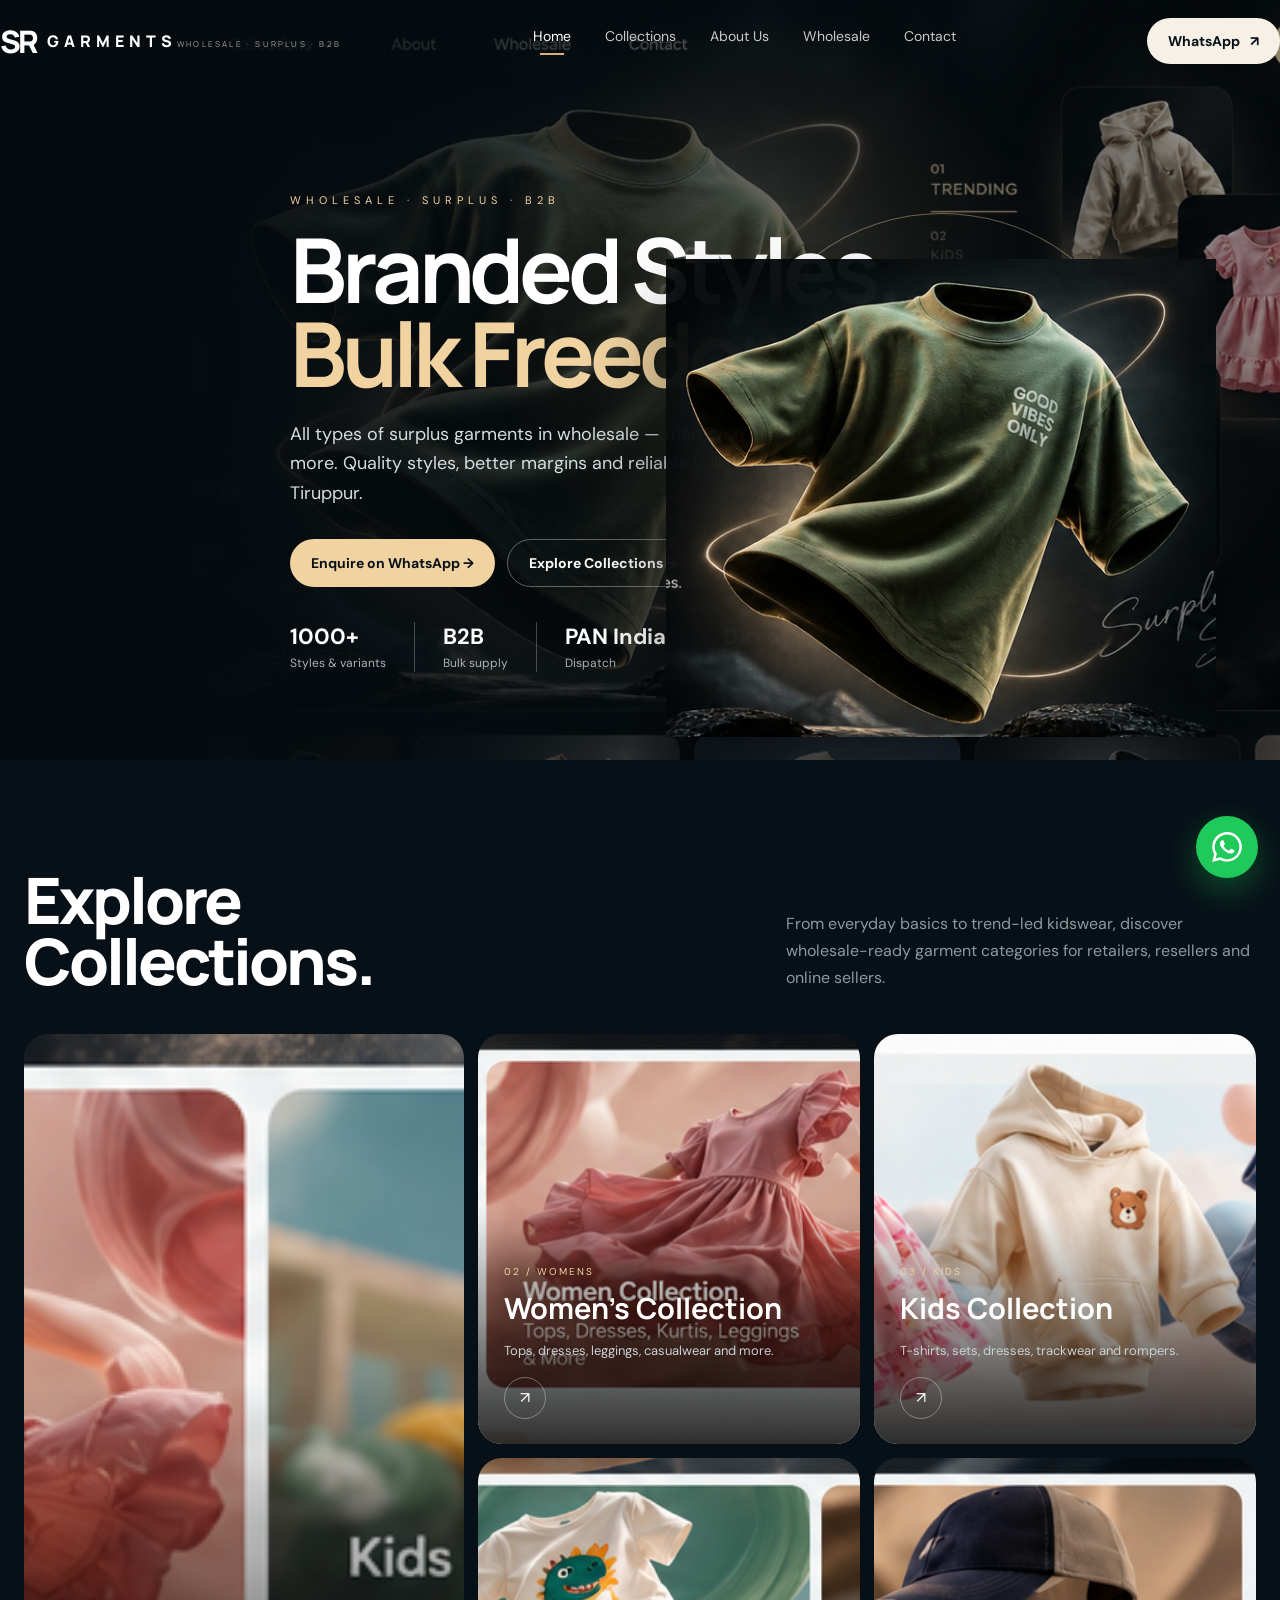
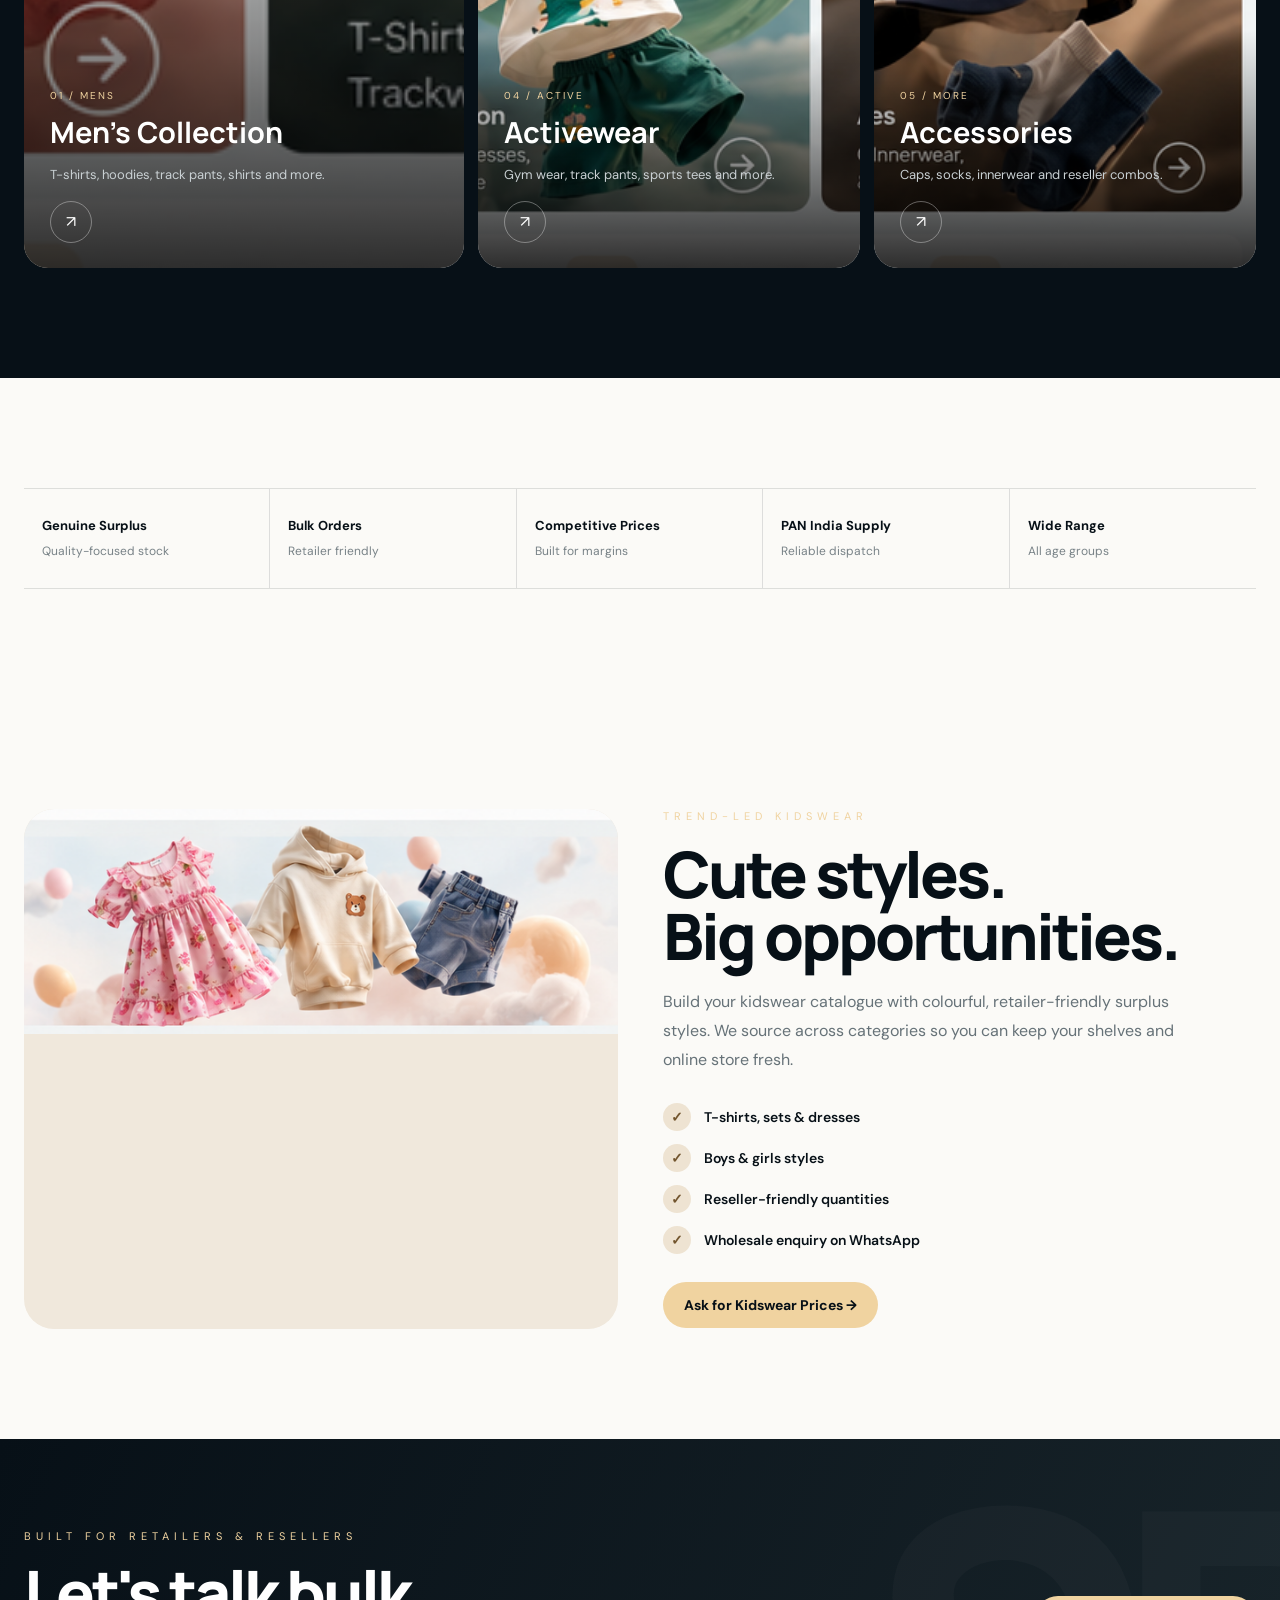
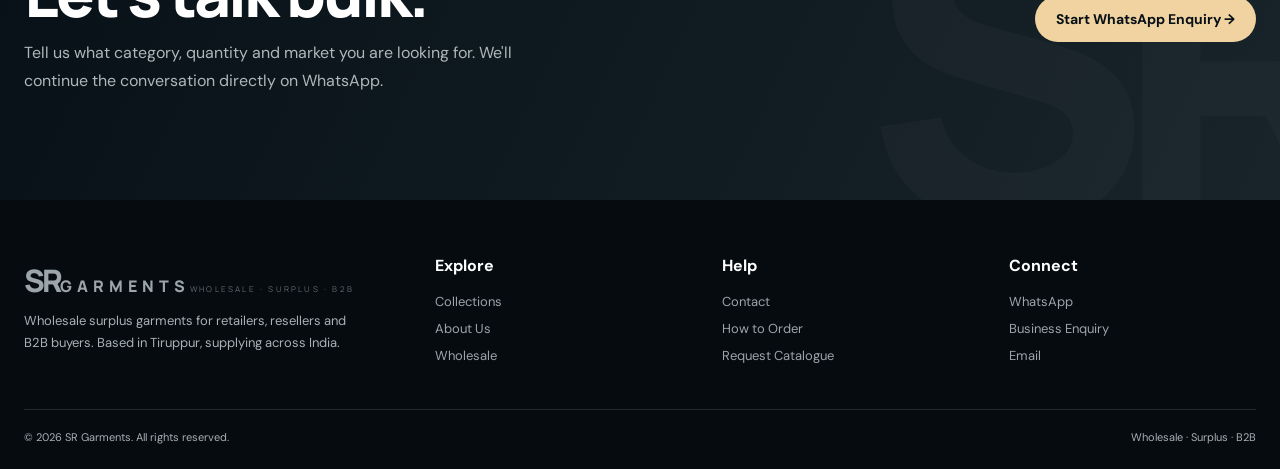
<file: index.html>
<!doctype html><html lang="en"><head><meta charset="utf-8"><meta name="viewport" content="width=device-width,initial-scale=1"><meta name="description" content="SR Garments — wholesale branded surplus garments for retailers, resellers and B2B buyers across India."><title>SR Garments — Wholesale | Surplus | B2B</title><link rel="stylesheet" href="styles.css"></head><body class="page-transition"><nav class="nav"><div class="container nav-inner"><a class="brand" href="index.html"><span class="brand-mark">SR</span><span><span class="brand-name">GARMENTS</span><span class="brand-sub">WHOLESALE · SURPLUS · B2B</span></span></a><div class="nav-links"><a class="active" href="index.html" data-page>Home</a><a href="collections.html" data-page>Collections</a><a href="about.html" data-page>About Us</a><a href="wholesale.html" data-page>Wholesale</a><a href="contact.html" data-page>Contact</a></div><a class="wa-btn" data-wa="Hello SR Garments, I want to enquire about your wholesale surplus garments.">WhatsApp <span>↗</span></a><button class="menu" aria-label="Menu">☰</button></div></nav>
<header class="hero"><div class="hero-bg"></div><div class="orbit"></div><div class="container hero-content reveal"><div class="eyebrow">Wholesale · Surplus · B2B</div><h1>Branded Styles.<br><span>Bulk Freedom.</span></h1><p>All types of surplus garments in wholesale — men, women, kids and more. Quality styles, better margins and reliable bulk supply from Tiruppur.</p><div class="actions"><a class="btn btn-primary" data-wa="Hello SR Garments, I want the best wholesale price for your latest surplus garments.">Enquire on WhatsApp →</a><a class="btn btn-ghost" href="collections.html" data-page>Explore Collections →</a></div><div class="stats"><div class="stat"><strong>1000+</strong><span>Styles & variants</span></div><div class="stat"><strong>B2B</strong><span>Bulk supply</span></div><div class="stat"><strong>PAN India</strong><span>Dispatch</span></div><div class="stat"><strong>Direct</strong><span>WhatsApp enquiry</span></div></div></div><div class="floating"><img src="assets/floating-tee.png" alt="Floating premium garment visual"></div></header>
<section class="section dark"><div class="container"><div class="section-head reveal"><h2>Explore<br>Collections.</h2><p>From everyday basics to trend-led kidswear, discover wholesale-ready garment categories for retailers, resellers and online sellers.</p></div><div class="collections"><a class="collection big reveal" href="collections.html#men" data-page><img src="assets/category-cards.png" alt="Men's garment collection"><div class="collection-content"><small>01 / Mens</small><h3>Men's Collection</h3><p>T-shirts, hoodies, track pants, shirts and more.</p><div class="arrow">↗</div></div></a><a class="collection reveal" href="collections.html#women" data-page><img src="assets/category-cards.png" style="object-position:31% 50%" alt="Women's garment collection"><div class="collection-content"><small>02 / Womens</small><h3>Women's Collection</h3><p>Tops, dresses, leggings, casualwear and more.</p><div class="arrow">↗</div></div></a><a class="collection reveal" href="collections.html#kids" data-page><img src="assets/kids-showcase.png" alt="Kids garment collection"><div class="collection-content"><small>03 / Kids</small><h3>Kids Collection</h3><p>T-shirts, sets, dresses, trackwear and rompers.</p><div class="arrow">↗</div></div></a><a class="collection reveal" href="collections.html#active" data-page><img src="assets/category-cards.png" style="object-position:72% 50%" alt="Activewear collection"><div class="collection-content"><small>04 / Active</small><h3>Activewear</h3><p>Gym wear, track pants, sports tees and more.</p><div class="arrow">↗</div></div></a><a class="collection reveal" href="collections.html#accessories" data-page><img src="assets/category-cards.png" style="object-position:100% 50%" alt="Accessories collection"><div class="collection-content"><small>05 / More</small><h3>Accessories</h3><p>Caps, socks, innerwear and reseller combos.</p><div class="arrow">↗</div></div></a></div></div></section>
<section class="section"><div class="container"><div class="benefits reveal"><div class="benefit"><strong>Genuine Surplus</strong><span>Quality-focused stock</span></div><div class="benefit"><strong>Bulk Orders</strong><span>Retailer friendly</span></div><div class="benefit"><strong>Competitive Prices</strong><span>Built for margins</span></div><div class="benefit"><strong>PAN India Supply</strong><span>Reliable dispatch</span></div><div class="benefit"><strong>Wide Range</strong><span>All age groups</span></div></div></div></section>
<section class="section"><div class="container split"><div class="split-image reveal"><img src="assets/kids-showcase.png" alt="Kidswear wholesale showcase"></div><div class="split-copy reveal"><div class="eyebrow">Trend-led kidswear</div><h2>Cute styles.<br>Big opportunities.</h2><p>Build your kidswear catalogue with colourful, retailer-friendly surplus styles. We source across categories so you can keep your shelves and online store fresh.</p><div class="checklist"><div class="check"><i>✓</i> T-shirts, sets & dresses</div><div class="check"><i>✓</i> Boys & girls styles</div><div class="check"><i>✓</i> Reseller-friendly quantities</div><div class="check"><i>✓</i> Wholesale enquiry on WhatsApp</div></div><a class="btn btn-primary" data-wa="Hello SR Garments, I am interested in the kidswear wholesale collection.">Ask for Kidswear Prices →</a></div></div></section>
<section class="cta"><div class="container cta-inner"><div><div class="eyebrow">Built for retailers & resellers</div><h2>Let's talk bulk.</h2><p>Tell us what category, quantity and market you are looking for. We'll continue the conversation directly on WhatsApp.</p></div><a class="btn btn-primary" data-wa="Hello SR Garments, I want to discuss a bulk garment requirement. Please share your latest wholesale catalogue and prices.">Start WhatsApp Enquiry →</a></div></section>
<footer class="footer"><div class="container footer-grid"><div><a class="brand" href="index.html"><span class="brand-mark">SR</span><span><span class="brand-name">GARMENTS</span><span class="brand-sub">WHOLESALE · SURPLUS · B2B</span></span></a><p style="max-width:330px;line-height:1.7;font-size:13px">Wholesale surplus garments for retailers, resellers and B2B buyers. Based in Tiruppur, supplying across India.</p></div><div><h4>Explore</h4><a href="collections.html">Collections</a><a href="about.html">About Us</a><a href="wholesale.html">Wholesale</a></div><div><h4>Help</h4><a href="contact.html">Contact</a><a data-wa="Hello SR Garments, I would like to know how to place a wholesale order.">How to Order</a><a data-wa="Hello SR Garments, please share your current catalogue.">Request Catalogue</a></div><div><h4>Connect</h4><a data-wa="Hello SR Garments, I want to enquire about wholesale garments.">WhatsApp</a><a href="contact.html">Business Enquiry</a><a href="mailto:hello@srgarmentswholesale.com">Email</a></div></div><div class="container footer-bottom"><span>© 2026 SR Garments. All rights reserved.</span><span>Wholesale · Surplus · B2B</span></div></footer><a class="whatsapp-float" data-wa="Hello SR Garments, I want to enquire about your wholesale garments." aria-label="Chat on WhatsApp"><svg viewBox="0 0 24 24" fill="currentColor"><path d="M20.5 3.5A11.85 11.85 0 0 0 12.05 0C5.5 0 .18 5.32.18 11.87c0 2.09.55 4.13 1.6 5.93L.08 24l6.35-1.67a11.84 11.84 0 0 0 5.62 1.43h.01c6.54 0 11.86-5.32 11.86-11.87 0-3.17-1.23-6.15-3.42-8.39ZM12.06 21.73h-.01a9.83 9.83 0 0 1-5.01-1.37l-.36-.21-3.77.99 1-3.68-.23-.38a9.84 9.84 0 1 1 8.38 4.65Zm5.4-7.37c-.29-.15-1.7-.84-1.96-.94-.26-.1-.45-.15-.64.15-.19.29-.74.94-.91 1.14-.17.19-.34.22-.63.07-.29-.15-1.22-.45-2.33-1.44-.86-.77-1.44-1.72-1.61-2.01-.17-.29-.02-.45.13-.6.13-.13.29-.34.43-.51.15-.17.19-.29.29-.48.1-.19.05-.36-.02-.51-.07-.15-.64-1.54-.88-2.11-.23-.55-.47-.48-.64-.49h-.55c-.19 0-.5.07-.76.36-.26.29-.99.97-.99 2.36s1.01 2.74 1.15 2.93c.15.19 1.98 3.02 4.8 4.23.67.29 1.2.46 1.61.59.68.22 1.3.19 1.79.12.55-.08 1.7-.7 1.94-1.38.24-.68.24-1.26.17-1.38-.07-.12-.26-.19-.55-.34Z"/></svg></a><script src="app.js"></script></body></html>
</file>
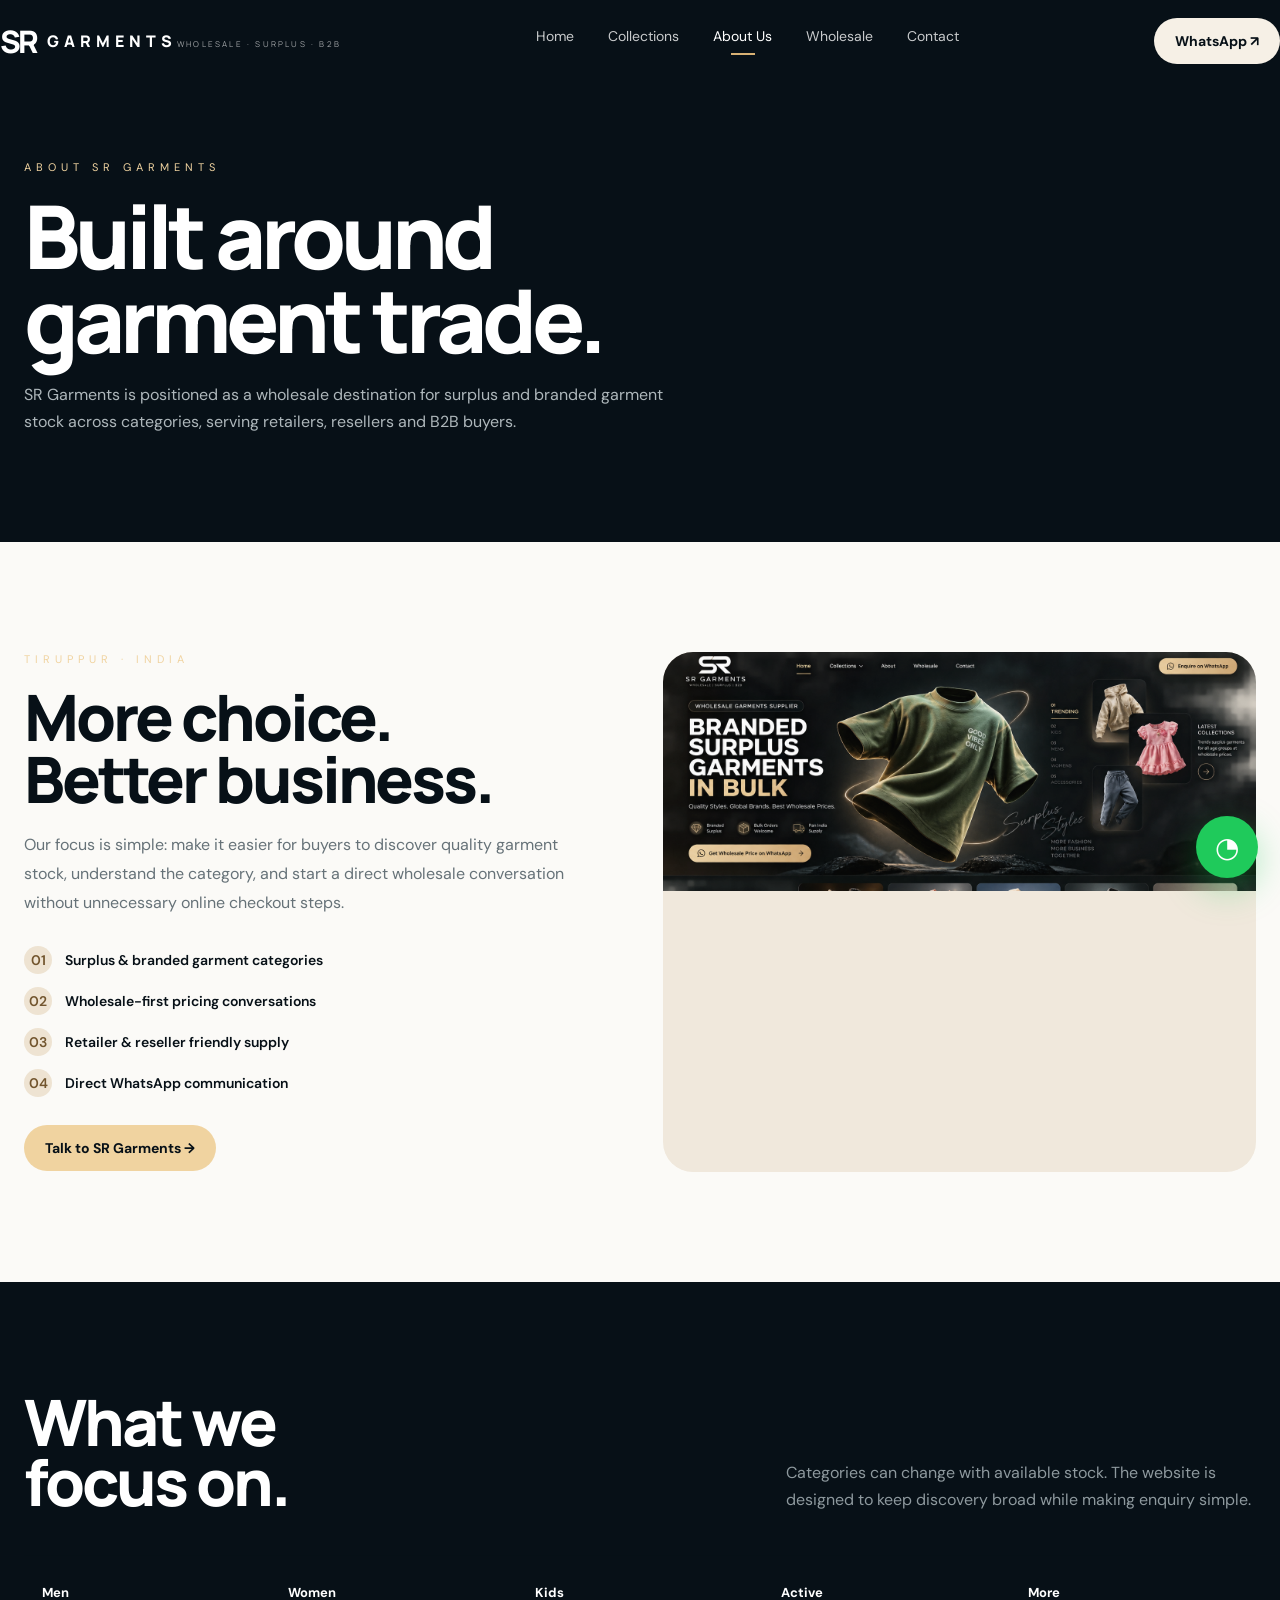
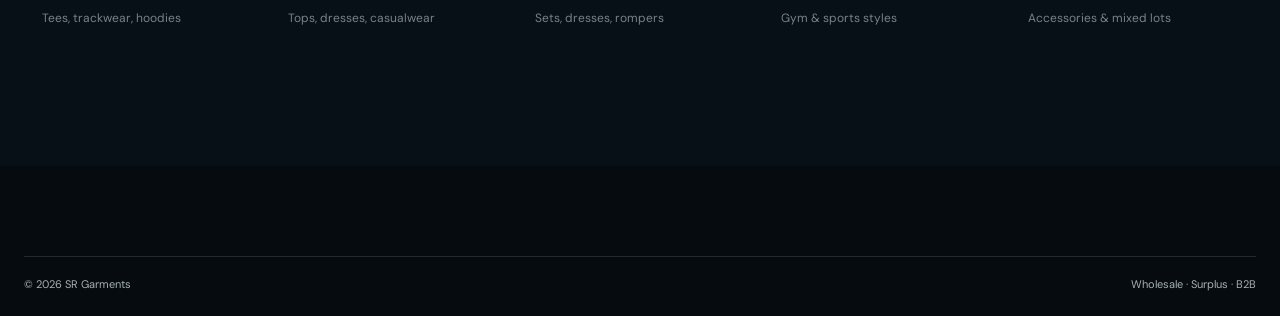
<file: about.html>
<!doctype html><html lang="en"><head><meta charset="utf-8"><meta name="viewport" content="width=device-width,initial-scale=1"><title>About SR Garments</title><link rel="stylesheet" href="styles.css"></head><body class="page-transition"><nav class="nav scrolled"><div class="container nav-inner"><a class="brand" href="index.html"><span class="brand-mark">SR</span><span><span class="brand-name">GARMENTS</span><span class="brand-sub">WHOLESALE · SURPLUS · B2B</span></span></a><div class="nav-links"><a href="index.html" data-page>Home</a><a href="collections.html" data-page>Collections</a><a class="active" href="about.html" data-page>About Us</a><a href="wholesale.html" data-page>Wholesale</a><a href="contact.html" data-page>Contact</a></div><a class="wa-btn" data-wa="Hello SR Garments, I would like to know more about your business.">WhatsApp ↗</a><button class="menu">☰</button></div></nav><header class="page-hero"><div class="container"><div class="eyebrow">About SR Garments</div><h1>Built around<br>garment trade.</h1><p>SR Garments is positioned as a wholesale destination for surplus and branded garment stock across categories, serving retailers, resellers and B2B buyers.</p></div></header><section class="section"><div class="container split"><div class="split-copy reveal"><div class="eyebrow">Tiruppur · India</div><h2>More choice.<br>Better business.</h2><p>Our focus is simple: make it easier for buyers to discover quality garment stock, understand the category, and start a direct wholesale conversation without unnecessary online checkout steps.</p><div class="checklist"><div class="check"><i>01</i> Surplus & branded garment categories</div><div class="check"><i>02</i> Wholesale-first pricing conversations</div><div class="check"><i>03</i> Retailer & reseller friendly supply</div><div class="check"><i>04</i> Direct WhatsApp communication</div></div><a class="btn btn-primary" data-wa="Hello SR Garments, I want to discuss becoming a wholesale buyer.">Talk to SR Garments →</a></div><div class="split-image reveal"><img src="assets/hero.png" alt="SR Garments wholesale fashion visual"></div></div></section><section class="section dark"><div class="container"><div class="section-head reveal"><h2>What we<br>focus on.</h2><p>Categories can change with available stock. The website is designed to keep discovery broad while making enquiry simple.</p></div><div class="benefits reveal"><div class="benefit"><strong>Men</strong><span>Tees, trackwear, hoodies</span></div><div class="benefit"><strong>Women</strong><span>Tops, dresses, casualwear</span></div><div class="benefit"><strong>Kids</strong><span>Sets, dresses, rompers</span></div><div class="benefit"><strong>Active</strong><span>Gym & sports styles</span></div><div class="benefit"><strong>More</strong><span>Accessories & mixed lots</span></div></div></div></section><footer class="footer"><div class="container footer-bottom"><span>© 2026 SR Garments</span><span>Wholesale · Surplus · B2B</span></div></footer><a class="whatsapp-float" data-wa="Hello SR Garments, I want to know more about your wholesale garment supply."><span style="font-size:28px">◔</span></a><script src="app.js"></script></body></html>
</file>
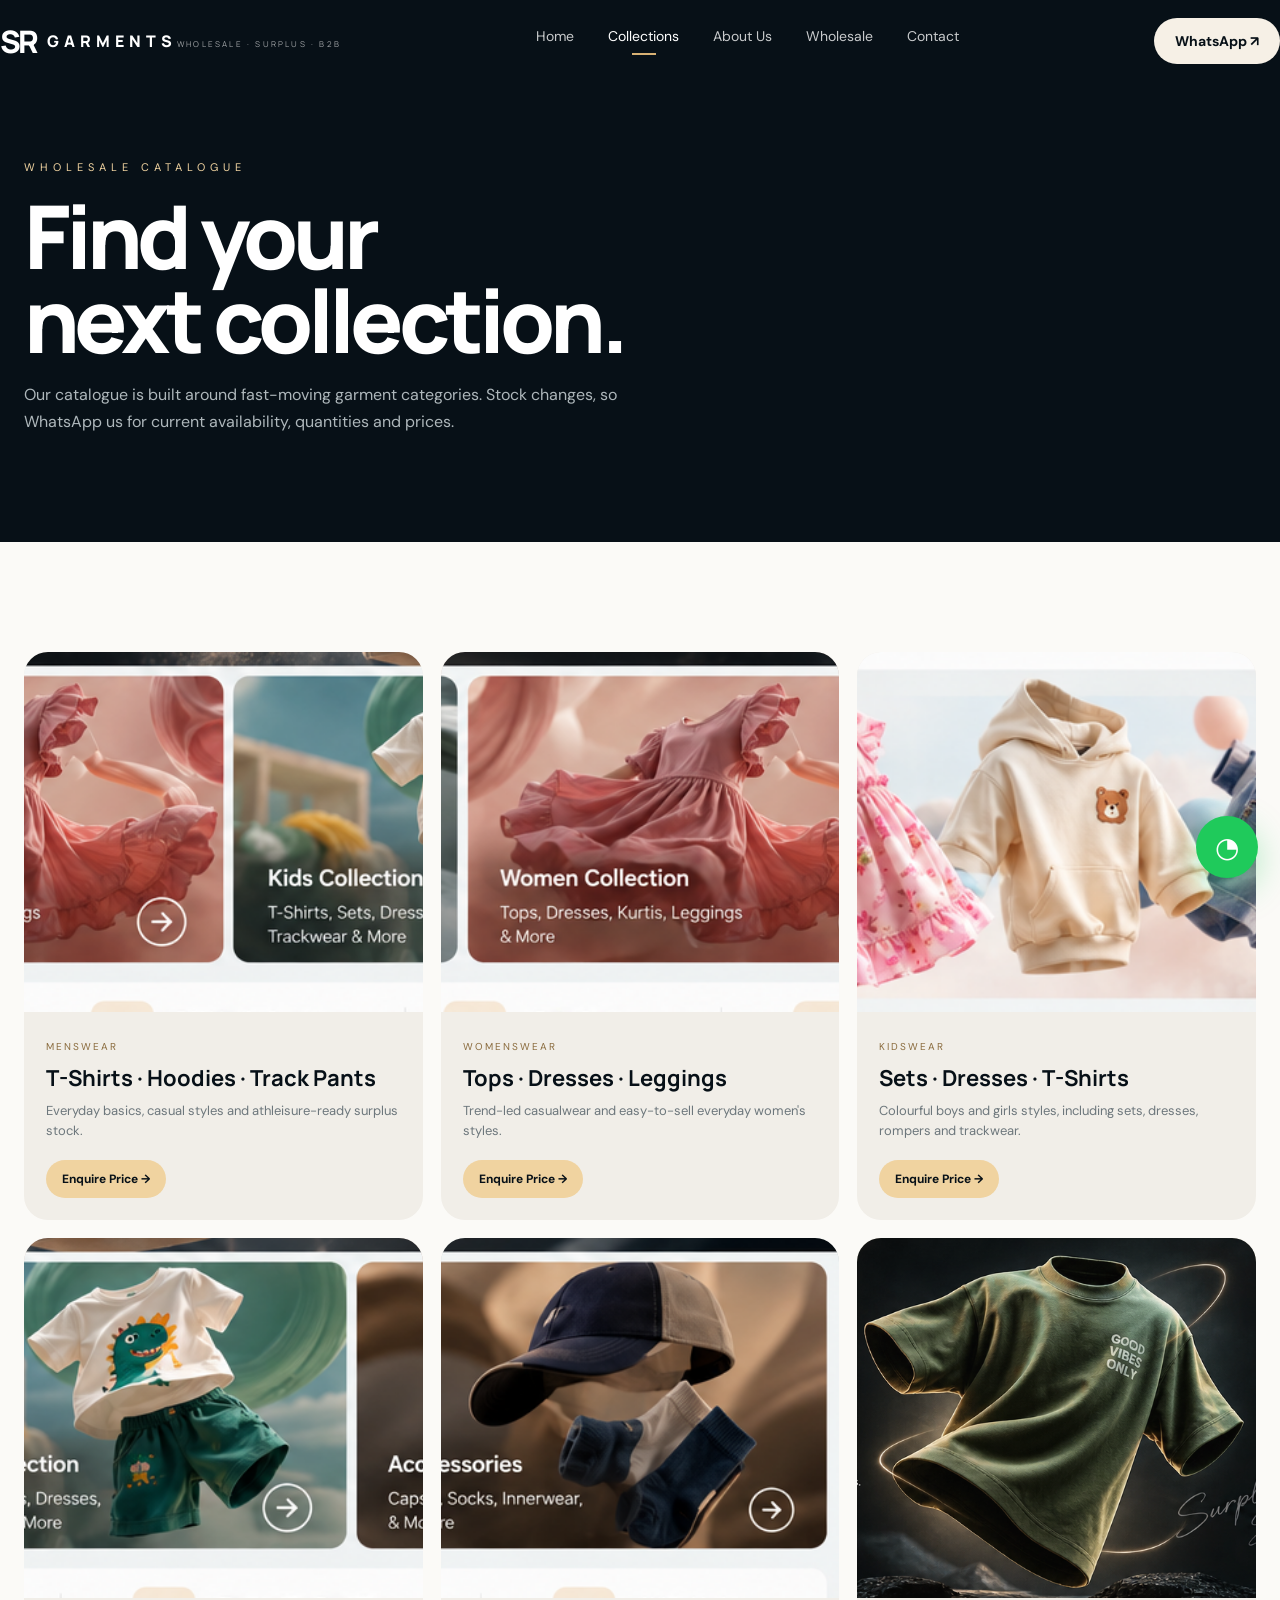
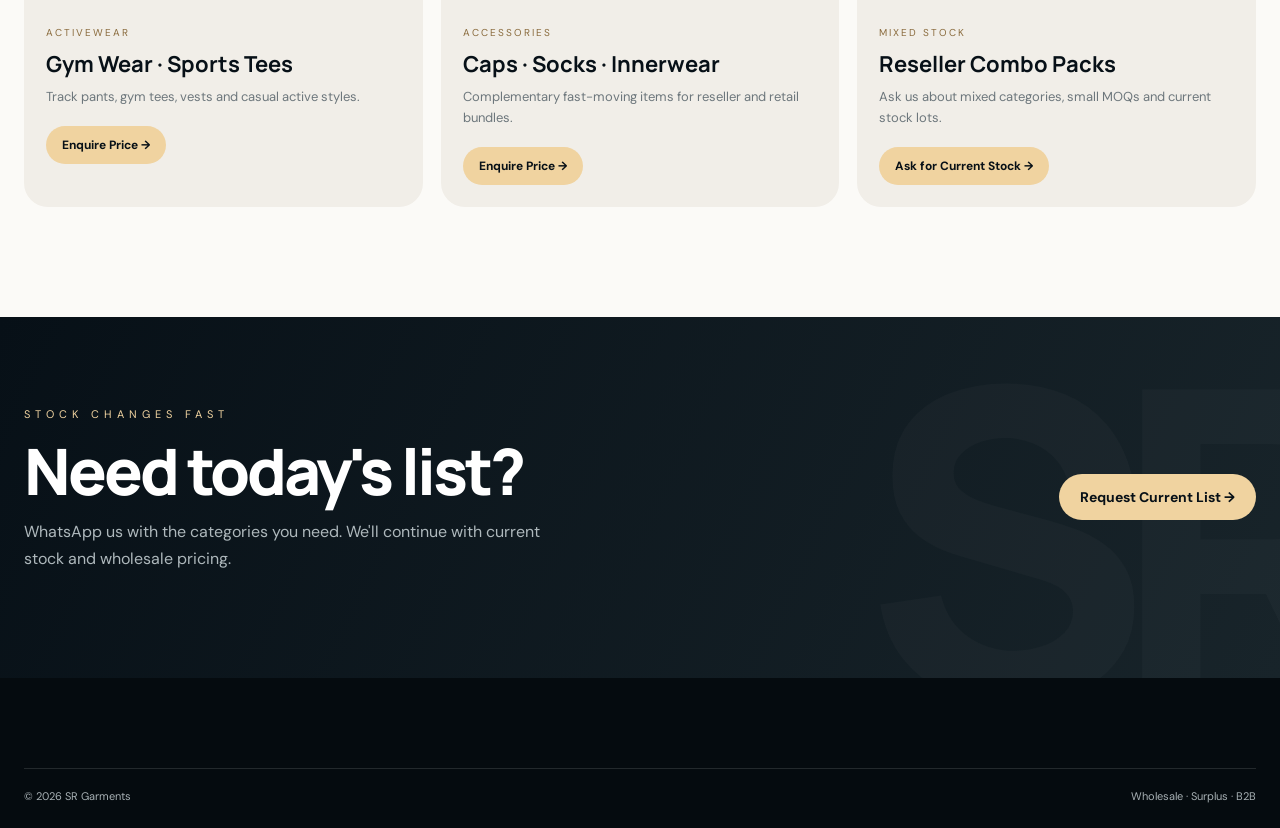
<file: collections.html>
<!doctype html><html lang="en"><head><meta charset="utf-8"><meta name="viewport" content="width=device-width,initial-scale=1"><title>Collections — SR Garments</title><link rel="stylesheet" href="styles.css"></head><body class="page-transition"><nav class="nav scrolled"><div class="container nav-inner"><a class="brand" href="index.html"><span class="brand-mark">SR</span><span><span class="brand-name">GARMENTS</span><span class="brand-sub">WHOLESALE · SURPLUS · B2B</span></span></a><div class="nav-links"><a href="index.html" data-page>Home</a><a class="active" href="collections.html" data-page>Collections</a><a href="about.html" data-page>About Us</a><a href="wholesale.html" data-page>Wholesale</a><a href="contact.html" data-page>Contact</a></div><a class="wa-btn" data-wa="Hello SR Garments, please share your current wholesale catalogue.">WhatsApp ↗</a><button class="menu">☰</button></div></nav><header class="page-hero"><div class="container"><div class="eyebrow">Wholesale catalogue</div><h1>Find your<br>next collection.</h1><p>Our catalogue is built around fast-moving garment categories. Stock changes, so WhatsApp us for current availability, quantities and prices.</p></div></header><main class="section"><div class="container"><div class="products"><article class="product reveal" id="men"><div class="product-media"><img src="assets/category-cards.png" alt="Men's T-shirts and hoodies"></div><div class="product-body"><small>Menswear</small><h3>T-Shirts · Hoodies · Track Pants</h3><p>Everyday basics, casual styles and athleisure-ready surplus stock.</p><a class="btn btn-primary" data-wa="Hello SR Garments, I want wholesale prices for men's T-shirts, hoodies and track pants.">Enquire Price →</a></div></article><article class="product reveal" id="women"><div class="product-media"><img src="assets/category-cards.png" style="object-position:31% center" alt="Women's dresses and tops"></div><div class="product-body"><small>Womenswear</small><h3>Tops · Dresses · Leggings</h3><p>Trend-led casualwear and easy-to-sell everyday women's styles.</p><a class="btn btn-primary" data-wa="Hello SR Garments, I want wholesale prices for women's tops, dresses and leggings.">Enquire Price →</a></div></article><article class="product reveal" id="kids"><div class="product-media"><img src="assets/kids-showcase.png" alt="Kidswear dresses and sets"></div><div class="product-body"><small>Kidswear</small><h3>Sets · Dresses · T-Shirts</h3><p>Colourful boys and girls styles, including sets, dresses, rompers and trackwear.</p><a class="btn btn-primary" data-wa="Hello SR Garments, I want wholesale prices for kidswear sets, dresses and T-shirts.">Enquire Price →</a></div></article><article class="product reveal" id="active"><div class="product-media"><img src="assets/category-cards.png" style="object-position:73% center" alt="Activewear"></div><div class="product-body"><small>Activewear</small><h3>Gym Wear · Sports Tees</h3><p>Track pants, gym tees, vests and casual active styles.</p><a class="btn btn-primary" data-wa="Hello SR Garments, I want wholesale prices for activewear and gym garments.">Enquire Price →</a></div></article><article class="product reveal" id="accessories"><div class="product-media"><img src="assets/category-cards.png" style="object-position:100% center" alt="Accessories"></div><div class="product-body"><small>Accessories</small><h3>Caps · Socks · Innerwear</h3><p>Complementary fast-moving items for reseller and retail bundles.</p><a class="btn btn-primary" data-wa="Hello SR Garments, I want wholesale prices for accessories and reseller combos.">Enquire Price →</a></div></article><article class="product reveal"><div class="product-media"><img src="assets/floating-tee.png" alt="Surplus garment mix"></div><div class="product-body"><small>Mixed stock</small><h3>Reseller Combo Packs</h3><p>Ask us about mixed categories, small MOQs and current stock lots.</p><a class="btn btn-primary" data-wa="Hello SR Garments, I want details about mixed surplus combo packs and MOQ.">Ask for Current Stock →</a></div></article></div></div></main><section class="cta"><div class="container cta-inner"><div><div class="eyebrow">Stock changes fast</div><h2>Need today's list?</h2><p>WhatsApp us with the categories you need. We'll continue with current stock and wholesale pricing.</p></div><a class="btn btn-primary" data-wa="Hello SR Garments, please send me today's available wholesale surplus garment list.">Request Current List →</a></div></section><footer class="footer"><div class="container footer-bottom"><span>© 2026 SR Garments</span><span>Wholesale · Surplus · B2B</span></div></footer><a class="whatsapp-float" data-wa="Hello SR Garments, please share your current wholesale catalogue."><span style="font-size:28px">◔</span></a><script src="app.js"></script></body></html>
</file>
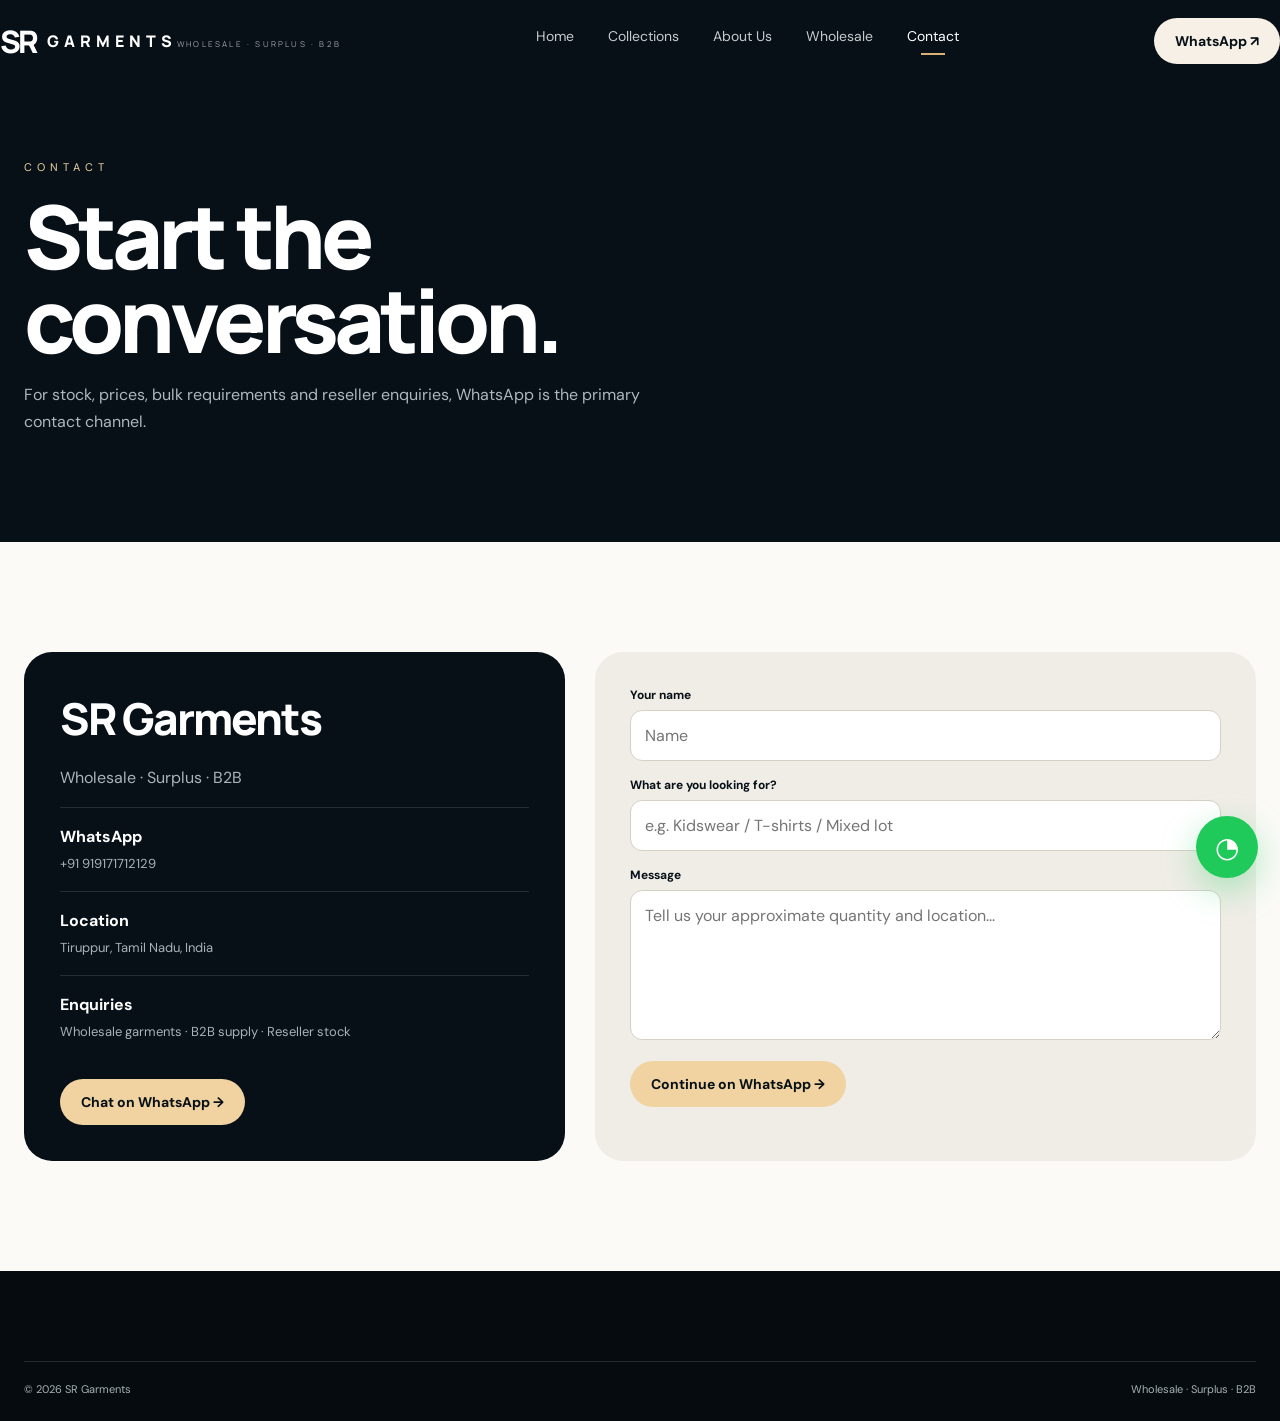
<file: contact.html>
<!doctype html><html lang="en"><head><meta charset="utf-8"><meta name="viewport" content="width=device-width,initial-scale=1"><title>Contact — SR Garments</title><link rel="stylesheet" href="styles.css"></head><body class="page-transition"><nav class="nav scrolled"><div class="container nav-inner"><a class="brand" href="index.html"><span class="brand-mark">SR</span><span><span class="brand-name">GARMENTS</span><span class="brand-sub">WHOLESALE · SURPLUS · B2B</span></span></a><div class="nav-links"><a href="index.html" data-page>Home</a><a href="collections.html" data-page>Collections</a><a href="about.html" data-page>About Us</a><a href="wholesale.html" data-page>Wholesale</a><a class="active" href="contact.html" data-page>Contact</a></div><a class="wa-btn" data-wa="Hello SR Garments, I want to contact your wholesale team.">WhatsApp ↗</a><button class="menu">☰</button></div></nav><header class="page-hero"><div class="container"><div class="eyebrow">Contact</div><h1>Start the<br>conversation.</h1><p>For stock, prices, bulk requirements and reseller enquiries, WhatsApp is the primary contact channel.</p></div></header><main class="section"><div class="container contact-grid"><div class="contact-card reveal"><h2>SR Garments</h2><p>Wholesale · Surplus · B2B</p><div class="contact-item"><strong>WhatsApp</strong><span>+91 919171712129</span></div><div class="contact-item"><strong>Location</strong><span>Tiruppur, Tamil Nadu, India</span></div><div class="contact-item"><strong>Enquiries</strong><span>Wholesale garments · B2B supply · Reseller stock</span></div><a class="btn btn-primary" style="margin-top:20px" data-wa="Hello SR Garments, I want to contact your wholesale team.">Chat on WhatsApp →</a></div><div class="fake-form reveal"><label>Your name</label><input placeholder="Name"><label>What are you looking for?</label><input placeholder="e.g. Kidswear / T-shirts / Mixed lot"><label>Message</label><textarea placeholder="Tell us your approximate quantity and location..."></textarea><a class="btn btn-primary" data-wa="Hello SR Garments, I want to make a wholesale enquiry. My requirement is: ">Continue on WhatsApp →</a></div></div></main><footer class="footer"><div class="container footer-bottom"><span>© 2026 SR Garments</span><span>Wholesale · Surplus · B2B</span></div></footer><a class="whatsapp-float" data-wa="Hello SR Garments, I want to contact your wholesale team."><span style="font-size:28px">◔</span></a><script src="app.js"></script></body></html>
</file>
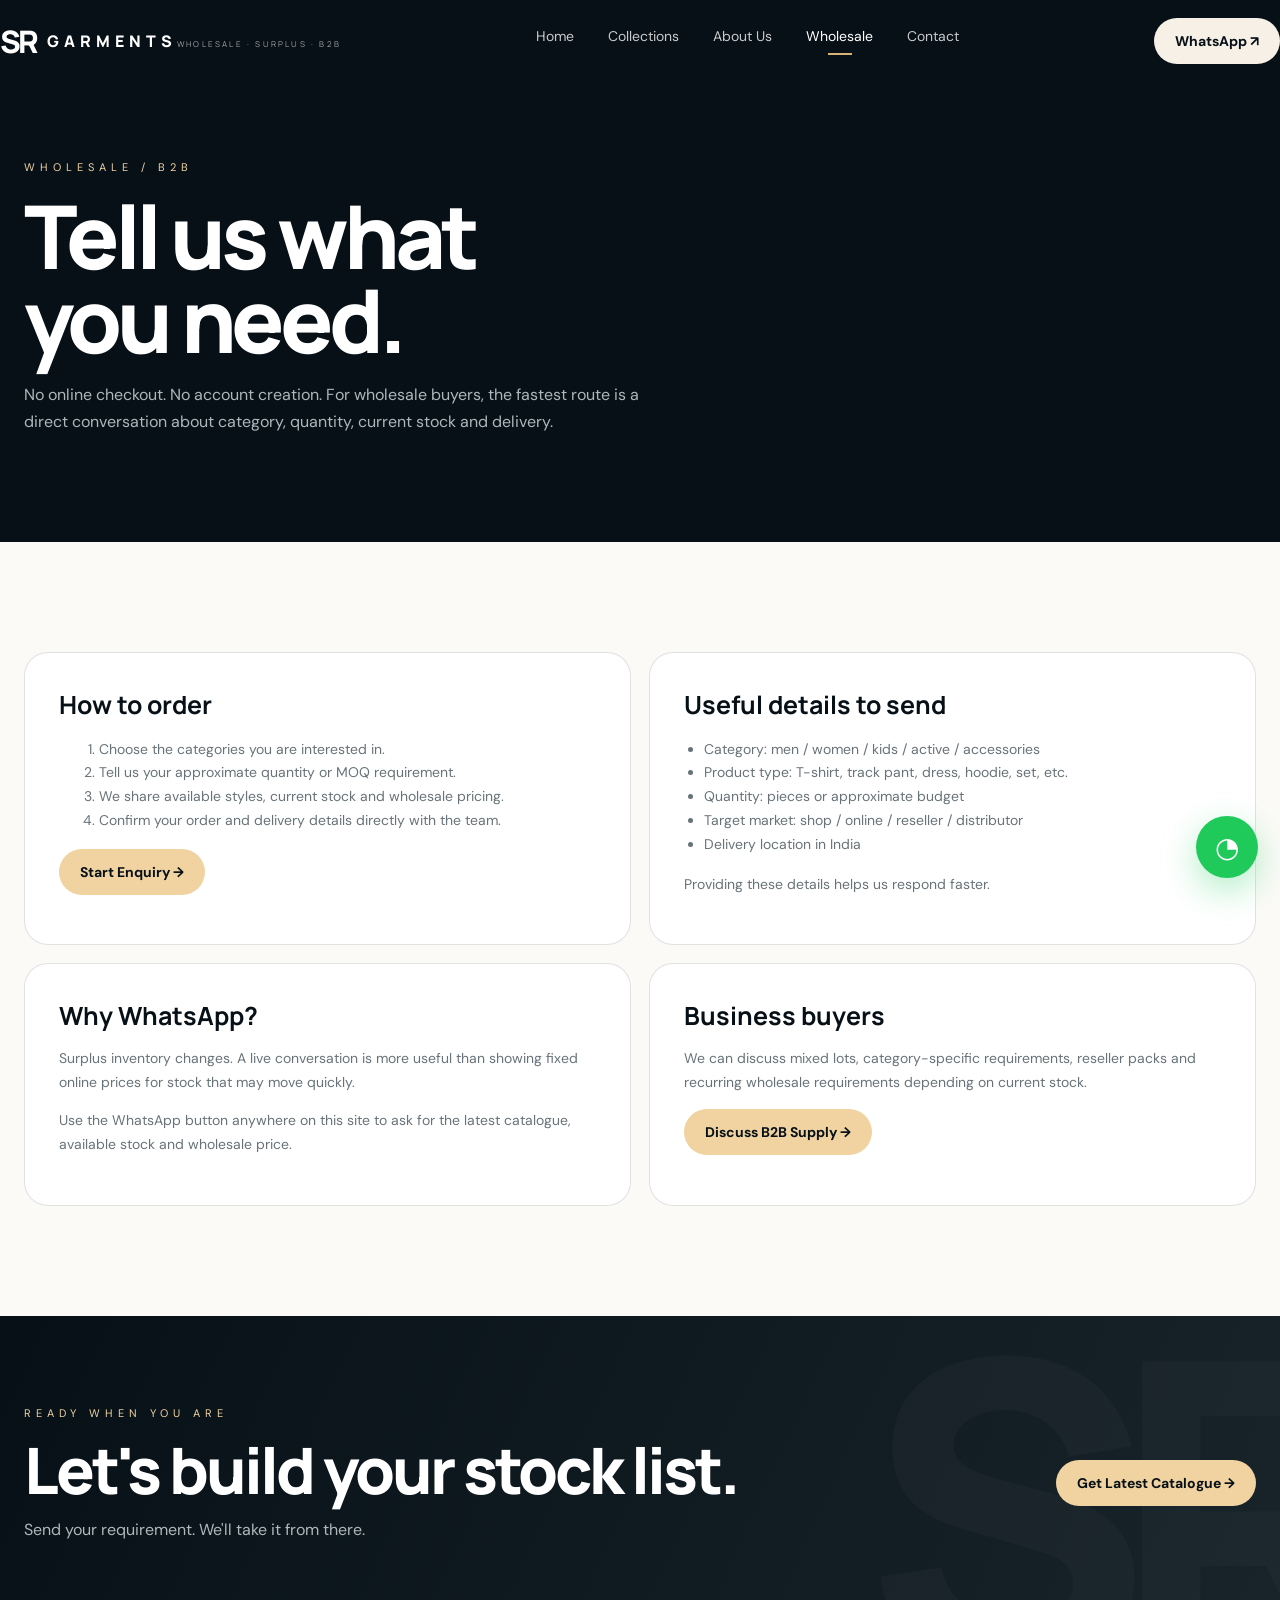
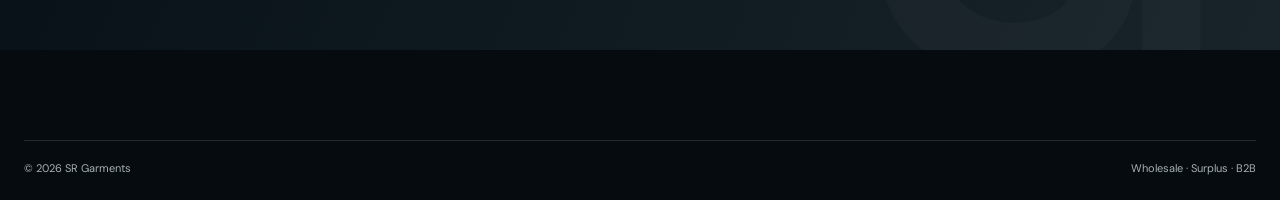
<file: wholesale.html>
<!doctype html><html lang="en"><head><meta charset="utf-8"><meta name="viewport" content="width=device-width,initial-scale=1"><title>Wholesale — SR Garments</title><link rel="stylesheet" href="styles.css"></head><body class="page-transition"><nav class="nav scrolled"><div class="container nav-inner"><a class="brand" href="index.html"><span class="brand-mark">SR</span><span><span class="brand-name">GARMENTS</span><span class="brand-sub">WHOLESALE · SURPLUS · B2B</span></span></a><div class="nav-links"><a href="index.html" data-page>Home</a><a href="collections.html" data-page>Collections</a><a href="about.html" data-page>About Us</a><a class="active" href="wholesale.html" data-page>Wholesale</a><a href="contact.html" data-page>Contact</a></div><a class="wa-btn" data-wa="Hello SR Garments, I have a wholesale requirement.">WhatsApp ↗</a><button class="menu">☰</button></div></nav><header class="page-hero"><div class="container"><div class="eyebrow">Wholesale / B2B</div><h1>Tell us what<br>you need.</h1><p>No online checkout. No account creation. For wholesale buyers, the fastest route is a direct conversation about category, quantity, current stock and delivery.</p></div></header><main class="section"><div class="container wholesale-grid"><div class="info-card reveal"><h3>How to order</h3><ol><li>Choose the categories you are interested in.</li><li>Tell us your approximate quantity or MOQ requirement.</li><li>We share available styles, current stock and wholesale pricing.</li><li>Confirm your order and delivery details directly with the team.</li></ol><a class="btn btn-primary" data-wa="Hello SR Garments, I want to place a wholesale enquiry. My category/quantity is: ">Start Enquiry →</a></div><div class="info-card reveal"><h3>Useful details to send</h3><ul><li>Category: men / women / kids / active / accessories</li><li>Product type: T-shirt, track pant, dress, hoodie, set, etc.</li><li>Quantity: pieces or approximate budget</li><li>Target market: shop / online / reseller / distributor</li><li>Delivery location in India</li></ul><p>Providing these details helps us respond faster.</p></div><div class="info-card reveal"><h3>Why WhatsApp?</h3><p>Surplus inventory changes. A live conversation is more useful than showing fixed online prices for stock that may move quickly.</p><p>Use the WhatsApp button anywhere on this site to ask for the latest catalogue, available stock and wholesale price.</p></div><div class="info-card reveal"><h3>Business buyers</h3><p>We can discuss mixed lots, category-specific requirements, reseller packs and recurring wholesale requirements depending on current stock.</p><a class="btn btn-primary" data-wa="Hello SR Garments, I am a B2B buyer and would like to discuss a recurring wholesale requirement.">Discuss B2B Supply →</a></div></div></main><section class="cta"><div class="container cta-inner"><div><div class="eyebrow">Ready when you are</div><h2>Let's build your stock list.</h2><p>Send your requirement. We'll take it from there.</p></div><a class="btn btn-primary" data-wa="Hello SR Garments, I want the latest wholesale catalogue and prices.">Get Latest Catalogue →</a></div></section><footer class="footer"><div class="container footer-bottom"><span>© 2026 SR Garments</span><span>Wholesale · Surplus · B2B</span></div></footer><a class="whatsapp-float" data-wa="Hello SR Garments, I have a wholesale requirement."><span style="font-size:28px">◔</span></a><script src="app.js"></script></body></html>
</file>
<file: styles.css>
@import url('https://fonts.googleapis.com/css2?family=DM+Sans:wght@400;500;600;700&family=Manrope:wght@400;500;600;700;800&display=swap');
:root{--ink:#071017;--ink2:#0c151b;--cream:#f6f0e6;--paper:#fbfaf7;--gold:#d8b174;--gold2:#f0d3a0;--muted:#879096;--line:rgba(255,255,255,.12);--darkLine:rgba(7,16,23,.12);--radius:26px;--ease:cubic-bezier(.22,1,.36,1)}
*{box-sizing:border-box}html{scroll-behavior:smooth}body{margin:0;font-family:'DM Sans',sans-serif;background:var(--paper);color:var(--ink);overflow-x:hidden}a{text-decoration:none;color:inherit}.site{min-height:100vh}.container{width:min(1240px,calc(100% - 48px));margin:auto}.nav{position:fixed;z-index:50;top:0;left:0;right:0;height:82px;display:flex;align-items:center;transition:.35s var(--ease);color:#fff}.nav.scrolled{background:rgba(7,16,23,.86);backdrop-filter:blur(18px);border-bottom:1px solid var(--line)}.nav-inner{display:flex;align-items:center;justify-content:space-between;width:100%}.brand{display:flex;align-items:center;gap:11px;font-family:Manrope,sans-serif}.brand-mark{font-weight:800;font-size:31px;letter-spacing:-3px;line-height:1}.brand-copy{display:flex;flex-direction:column;line-height:1}.brand-name{font-weight:800;letter-spacing:5px;font-size:16px}.brand-sub{font-size:8px;letter-spacing:2.2px;opacity:.62;margin-top:5px}.nav-links{display:flex;gap:34px;font-size:14px}.nav-links a{opacity:.78;transition:.25s}.nav-links a:hover,.nav-links a.active{opacity:1}.nav-links a.active:after{content:'';display:block;width:24px;height:2px;background:var(--gold);margin:8px auto 0}.wa-btn,.btn{border:0;display:inline-flex;align-items:center;justify-content:center;gap:10px;border-radius:999px;padding:14px 21px;font-weight:700;font-size:14px;cursor:pointer;transition:.3s var(--ease)}.wa-btn{background:var(--cream);color:var(--ink)}.wa-btn:hover,.btn:hover{transform:translateY(-3px);box-shadow:0 16px 35px rgba(0,0,0,.2)}.wa-btn svg{width:18px}.menu{display:none;background:none;border:0;color:#fff;font-size:26px}.hero{min-height:760px;background:#050b0f;position:relative;overflow:hidden;color:#fff;display:flex;align-items:center}.hero:before{content:'';position:absolute;inset:0;background:radial-gradient(circle at 60% 40%,rgba(216,177,116,.14),transparent 32%),linear-gradient(90deg,#050b0f 15%,rgba(5,11,15,.62) 48%,rgba(5,11,15,.1));z-index:1}.hero-bg{position:absolute;inset:0;background-image:url('assets/hero.png');background-size:cover;background-position:center 36%;opacity:.72;filter:saturate(.9)}.hero-content{position:relative;z-index:2;padding-top:105px;max-width:700px}.eyebrow{font-size:11px;letter-spacing:5px;text-transform:uppercase;color:var(--gold2);margin-bottom:20px}.hero h1{font-family:Manrope,sans-serif;font-size:clamp(48px,7vw,92px);line-height:.94;letter-spacing:-5px;margin:0 0 24px;max-width:760px}.hero h1 span{color:var(--gold2)}.hero p{font-size:18px;line-height:1.65;color:#d6dde0;max-width:570px}.actions{display:flex;gap:12px;margin:30px 0 35px;flex-wrap:wrap}.btn-primary{background:var(--gold2);color:var(--ink)}.btn-ghost{border:1px solid rgba(255,255,255,.35);color:#fff;background:transparent}.stats{display:flex;gap:0;margin-top:22px}.stat{padding:0 28px;border-left:1px solid rgba(255,255,255,.25)}.stat:first-child{padding-left:0;border-left:0}.stat strong{display:block;font-size:22px}.stat span{font-size:12px;color:#aab3b8}.floating{position:absolute;right:5%;bottom:3%;width:min(43vw,620px);z-index:2;animation:float 6s ease-in-out infinite;filter:drop-shadow(0 45px 40px rgba(0,0,0,.45))}.floating img{width:100%;display:block}.orbit{position:absolute;width:420px;height:420px;border:1px solid rgba(240,211,160,.4);border-radius:50%;right:10%;top:28%;z-index:1;transform:rotate(-18deg);animation:spin 20s linear infinite}.section{padding:110px 0}.section.dark{background:var(--ink);color:#fff}.section-head{display:flex;justify-content:space-between;gap:30px;align-items:end;margin-bottom:42px}.section-head h2{font:800 clamp(38px,5vw,64px)/.95 Manrope,sans-serif;letter-spacing:-3px;margin:0}.section-head p{max-width:470px;color:#69747a;line-height:1.7;margin:0}.dark .section-head p{color:#8e999e}.collections{display:grid;grid-template-columns:1.15fr 1fr 1fr;gap:14px}.collection{position:relative;min-height:410px;border-radius:24px;overflow:hidden;background:#172128;isolation:isolate}.collection.big{grid-row:span 2;min-height:834px}.collection img{position:absolute;width:100%;height:100%;object-fit:cover;inset:0;transition:transform .8s var(--ease);z-index:-2}.collection:after{content:'';position:absolute;inset:0;background:linear-gradient(0deg,rgba(0,0,0,.82),transparent 58%);z-index:-1}.collection:hover img{transform:scale(1.06)}.collection-content{position:absolute;left:26px;right:26px;bottom:25px}.collection small{text-transform:uppercase;letter-spacing:2px;color:var(--gold2);font-size:10px}.collection h3{font:700 29px Manrope,sans-serif;margin:8px 0}.collection p{color:#c9d0d3;font-size:13px;max-width:310px;line-height:1.55}.arrow{width:42px;height:42px;border:1px solid rgba(255,255,255,.35);border-radius:50%;display:grid;place-items:center;margin-top:15px}.benefits{display:grid;grid-template-columns:repeat(5,1fr);border-top:1px solid var(--darkLine);border-bottom:1px solid var(--darkLine)}.benefit{padding:28px 18px;border-right:1px solid var(--darkLine)}.benefit:last-child{border-right:0}.benefit strong{display:block;font-size:13px;margin-bottom:5px}.benefit span{font-size:12px;color:#788287}.split{display:grid;grid-template-columns:1fr 1fr;gap:45px;align-items:center}.split-image{border-radius:30px;overflow:hidden;background:#f0e8dc;min-height:520px}.split-image img{width:100%;height:100%;object-fit:cover;display:block}.split-copy h2{font:800 clamp(42px,5vw,70px)/.96 Manrope,sans-serif;letter-spacing:-3px;margin:0 0 22px}.split-copy p{line-height:1.8;color:#667278;max-width:540px}.checklist{display:grid;gap:13px;margin:28px 0}.check{display:flex;gap:13px;align-items:center;font-weight:600;font-size:14px}.check i{width:28px;height:28px;border-radius:50%;background:#eee3d2;display:grid;place-items:center;color:#72552e;font-style:normal}.cta{padding:90px 0;background:linear-gradient(115deg,#071017,#18242a);color:#fff;position:relative;overflow:hidden}.cta:after{content:'SR';position:absolute;right:-80px;bottom:-150px;font:800 430px Manrope,sans-serif;color:rgba(255,255,255,.025);letter-spacing:-40px}.cta-inner{position:relative;z-index:2;display:flex;justify-content:space-between;align-items:center;gap:30px}.cta h2{font:800 clamp(40px,5vw,68px)/.95 Manrope,sans-serif;letter-spacing:-3px;margin:0}.cta p{color:#aeb8bc;max-width:520px;line-height:1.7}.footer{background:#050b0f;color:#a8b1b5;padding:55px 0 25px}.footer-grid{display:grid;grid-template-columns:1.5fr 1fr 1fr 1fr;gap:40px}.footer h4{color:#fff;margin:0 0 17px}.footer a{display:block;font-size:13px;margin:10px 0;color:#9ba5aa}.footer-bottom{border-top:1px solid var(--line);margin-top:35px;padding-top:20px;font-size:11px;display:flex;justify-content:space-between}.page-hero{padding:160px 0 90px;background:var(--ink);color:#fff;position:relative;overflow:hidden}.page-hero h1{font:800 clamp(50px,7vw,88px)/.95 Manrope,sans-serif;letter-spacing:-5px;margin:0 0 20px}.page-hero p{color:#aeb7bb;max-width:650px;line-height:1.7}.products{display:grid;grid-template-columns:repeat(3,1fr);gap:18px}.product{background:#f1eee8;border-radius:24px;overflow:hidden;transition:.35s var(--ease)}.product:hover{transform:translateY(-8px);box-shadow:0 25px 55px rgba(7,16,23,.12)}.product-media{height:360px;background:linear-gradient(145deg,#d9e1df,#b5c2bf);position:relative;overflow:hidden}.product:nth-child(2n) .product-media{background:linear-gradient(145deg,#e7d8d3,#b99e96)}.product:nth-child(3n) .product-media{background:linear-gradient(145deg,#e9e2d0,#b8aa8f)}.product-media img{width:100%;height:100%;object-fit:cover}.product-body{padding:22px}.product-body small{color:#8a6b3d;text-transform:uppercase;letter-spacing:2px;font-size:10px}.product-body h3{font:700 22px Manrope,sans-serif;margin:8px 0}.product-body p{font-size:13px;color:#6d777c;line-height:1.6;margin:0 0 18px}.product-body .btn{padding:11px 16px;font-size:12px}.wholesale-grid{display:grid;grid-template-columns:1fr 1fr;gap:18px}.info-card{padding:34px;border:1px solid var(--darkLine);border-radius:24px;background:#fff}.info-card h3{font:700 25px Manrope;margin:0 0 12px}.info-card p,.info-card li{color:#687379;line-height:1.7;font-size:14px}.info-card ul{padding-left:20px}.contact-grid{display:grid;grid-template-columns:.9fr 1.1fr;gap:30px}.contact-card{padding:36px;border-radius:28px;background:var(--ink);color:#fff}.contact-card h2{font:800 44px Manrope;letter-spacing:-2px;margin:0 0 15px}.contact-card p{color:#aab4b8;line-height:1.7}.contact-item{padding:18px 0;border-top:1px solid var(--line)}.contact-item strong{display:block;margin-bottom:5px}.contact-item span{font-size:13px;color:#a8b2b6}.fake-form{background:#f0ede7;padding:35px;border-radius:28px}.fake-form label{display:block;font-size:12px;font-weight:700;margin:0 0 7px}.fake-form input,.fake-form textarea{width:100%;border:1px solid #d6d0c5;background:#fff;border-radius:12px;padding:14px;margin-bottom:16px;font:inherit}.fake-form textarea{min-height:150px;resize:vertical}.whatsapp-float{position:fixed;right:22px;bottom:22px;width:62px;height:62px;border-radius:50%;background:#1fca5b;color:#fff;display:grid;place-items:center;z-index:70;box-shadow:0 12px 35px rgba(31,202,91,.35);animation:pulse 2.5s infinite}.whatsapp-float svg{width:30px}.reveal{opacity:0;transform:translateY(28px);transition:opacity .8s var(--ease),transform .8s var(--ease)}.reveal.visible{opacity:1;transform:none}.page-transition{animation:pageIn .55s var(--ease)}
@keyframes float{50%{transform:translateY(-18px) rotate(1deg)}}@keyframes spin{to{transform:rotate(342deg)}}@keyframes pulse{50%{box-shadow:0 12px 45px rgba(31,202,91,.52)}}@keyframes pageIn{from{opacity:0;transform:translateY(12px)}to{opacity:1;transform:none}}
@media(max-width:900px){.nav-links,.nav .wa-btn{display:none}.menu{display:block}.hero{min-height:720px}.hero-bg{background-position:64% center;opacity:.5}.hero-content{padding-top:110px}.hero h1{font-size:55px;letter-spacing:-3px;max-width:600px}.floating{width:80vw;right:-20%;bottom:4%;opacity:.55}.orbit{display:none}.stats{gap:18px;flex-wrap:wrap}.stat{padding:0 18px}.collections{grid-template-columns:1fr 1fr}.collection.big{grid-row:auto;min-height:480px}.benefits{grid-template-columns:1fr 1fr}.benefit:nth-child(2n){border-right:0}.benefit:nth-child(n+3){border-top:1px solid var(--darkLine)}.split,.contact-grid,.wholesale-grid{grid-template-columns:1fr}.products{grid-template-columns:1fr 1fr}.footer-grid{grid-template-columns:1fr 1fr}}
@media(max-width:620px){.container{width:min(100% - 30px,1240px)}.nav{height:72px}.brand-name{font-size:13px;letter-spacing:3px}.brand-sub{font-size:6px}.hero{min-height:700px}.hero h1{font-size:48px}.hero p{font-size:15px}.floating{width:110vw;right:-40%;bottom:1%;opacity:.38}.stats{display:grid;grid-template-columns:1fr 1fr}.stat{border-left:0;padding:8px 0}.section{padding:75px 0}.section-head{display:block}.section-head p{margin-top:20px}.collections,.products{grid-template-columns:1fr}.collection,.collection.big{min-height:380px}.benefits{grid-template-columns:1fr}.benefit{border-right:0!important;border-top:1px solid var(--darkLine)}.benefit:first-child{border-top:0}.split-image{min-height:360px}.cta-inner{display:block}.cta .btn{margin-top:20px}.footer-grid{grid-template-columns:1fr}.footer-bottom{display:block}.footer-bottom span{display:block;margin-top:7px}.page-hero{padding:125px 0 70px}.page-hero h1{font-size:53px}}
@media(prefers-reduced-motion:reduce){*,*:before,*:after{scroll-behavior:auto!important;animation:none!important;transition:none!important}}
</file>
